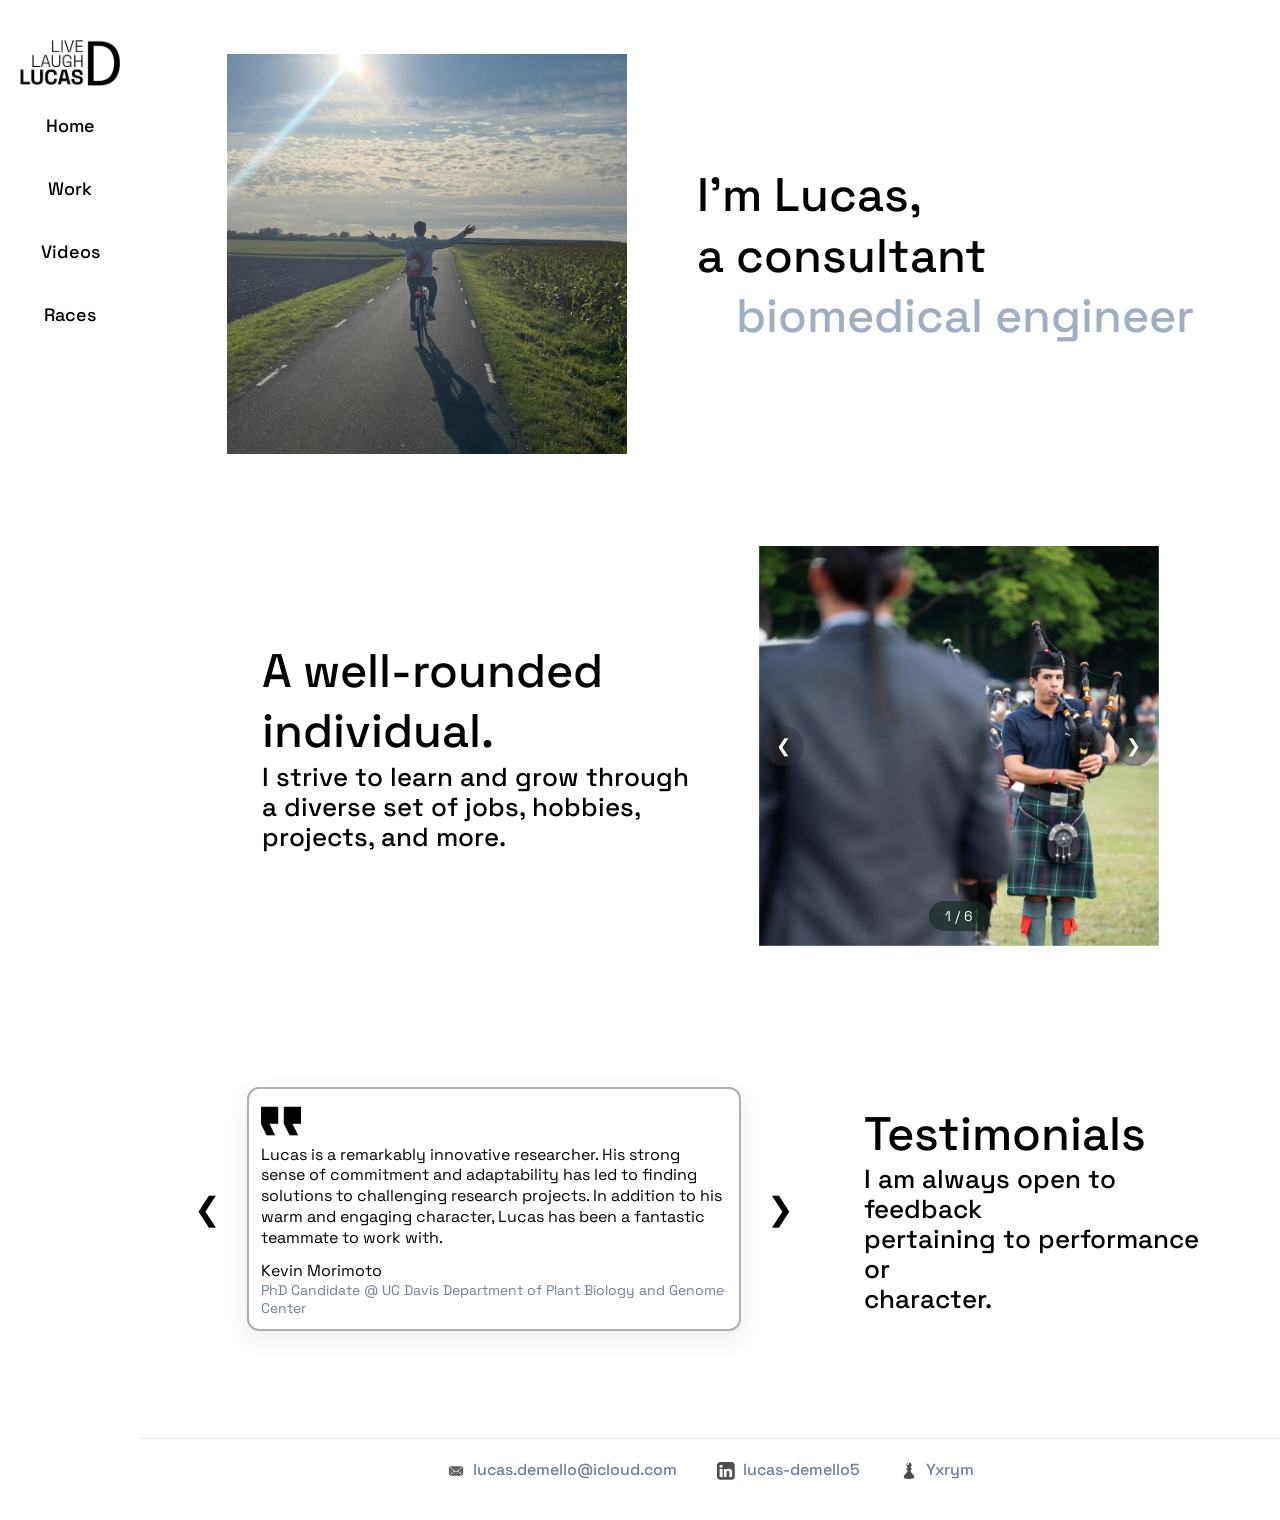
<file: index.html>
<!DOCTYPE html>
<html lang="en">

<head>
    <meta charset="UTF-8">
    <meta name="viewport" content="width=device-width, initial-scale=1.0">
    <title>Lucas DeMello - Home</title>
    
    <link rel="preconnect" href="https://fonts.googleapis.com">
    <link rel="preconnect" href="https://fonts.gstatic.com" crossorigin>
    <link href="https://fonts.googleapis.com/css2?family=Space+Grotesk:wght@500&display=swap" rel="stylesheet">

    <link rel="stylesheet" href="style.css">
</head>

<body>
    <div class="mobile-warning">
        <h1>Oops!</h1>
        <p>This portfolio is best viewed on a computer.</p>
        <p>Please switch to a desktop browser to explore.</p>
    </div>

    <div class="page-wrapper"> 

        <aside class="navbar"> 
            <div class="logo">
            </div>
            
            <nav class="menu" style="height: 100%; display: flex; flex-direction: column; padding-bottom: 20px;">
                <img src="assets/icons/logo.png" class="navbar-logo">
                <a href="index.html" class="navbar-button">Home</a>
                <a href="work.html" class="navbar-button">Work</a>
                <a href="videos.html" class="navbar-button">Videos</a>
                <a href="races.html" class="navbar-button">Races</a>
                
                <a href="graydon.html" class="secret-button" target="_blank">Graydon</a>
            </nav>
        </aside>

        <main class="page-content">
            <section class="home-master-frame">

                <div class="home-row first-row">
                    
                    <div class="intro-image-1">
                        <img src="assets/pictures/DelftBike.jpg" alt="Lucas DeMello" class="intro-pic-1" fetchpriority="high">
                    </div>

                    <div class="intro-text-1">
                        <h1>
                            I'm Lucas,<br>
                            <span style="display: inline-flex; align-items: flex-start;">
                                a&nbsp;
                                <div class="text-carousel-window" style="margin-left: 0px;">
                                    <ul class="text-carousel-track">
                                        <li class="text-carousel-item">consultant</li>
                                        <li class="text-carousel-item">biomedical engineer</li>
                                        <li class="text-carousel-item">trombonist</li>
                                        <li class="text-carousel-item">bagpiper</li>
                                        <li class="text-carousel-item">triathlete</li>
                                        <li class="text-carousel-item">runner</li>
                                        <li class="text-carousel-item">chess player</li>
                                        <li class="text-carousel-item">dog owner</li>
                                        <li class="text-carousel-item">dog-allergy sufferer</li>
                                    </ul>
                                </div>
                            </span>
                        </h1>
                    </div>

                </div>

                <div class="home-row second-row">

                    <div class="intro-text-1">
                        <h1>A well-rounded<br>individual.</h1>
                        <h2>I strive to learn and grow through<br>a diverse set of jobs, hobbies,<br>projects, and more.</h2>
                    </div>

                    <div class="intro-image-1 intro-pic-carousel-container">
                        
                        <img src="assets/pictures/scottishfestival1.webp" alt="Image 1" class="carousel-image active">
                        <img src="assets/pictures/swim1.webp" alt="Image 2" class="carousel-image">
                        <img src="assets/pictures/trombone1.webp" alt="Image 3" class="carousel-image">
                        <img src="assets/pictures/triathlonwin.webp" alt="Image 4" class="carousel-image">
                        <img src="assets/pictures/climbing.webp" alt="Image 5" class="carousel-image">
                        <img src="assets/pictures/marathon.webp" alt="Image 6" class="carousel-image">
                        
                        <button class="carousel-btn prev-btn">&#10094;</button>
                        <button class="carousel-btn next-btn">&#10095;</button>
                        
                        <div class="carousel-indicator">1 / 6</div>

                    </div>
                
                </div>

                <div class="home-row third-row">
                    <div class="testimonial-carousel-container">
                        
                        <button class="testi-btn testi-prev">&#10094;</button>

                        <div class="testimonial-content-wrapper">
                            
                            <!-- KEVIN MORIMOTO -->
                            <div class="testimonial-card active-testi">
                                <img src="assets/icons/quoteicon.png" alt="quote-icon" class="quote-icon">
                                <p class="testimonial-body">Lucas is a remarkably innovative researcher. His strong sense of commitment and adaptability has led to finding solutions to challenging research projects. In addition to his warm and engaging character, Lucas has been a fantastic teammate to work with.</p>
                                <p class="testimonial-name">Kevin Morimoto</p>
                                <p class="testimonial-occupation">PhD Candidate @ UC Davis Department of Plant Biology and Genome Center</p>
                            </div>

                            <!-- PHILLIP BYRNE -->
                            <div class="testimonial-card">
                                <img src="assets/icons/quoteicon.png" alt="quote-icon" class="quote-icon">
                                <p class="testimonial-body">Lucas has demonstrated a very proactive approach to his work in both what has been assigned and also actively seeking additional projects/scopes to be involved with, this has included areas outside of his background schooling where he has adapted well. An excellent Coop placement for Lucas, where his character and work ethic have been evident from the start.</p>
                                <p class="testimonial-name">Phillip Byrne, P. Eng.</p>
                                <p class="testimonial-occupation">Plant Engineer @ IKO Madoc</p>
                            </div>

                            <!-- STEFAN SANOW -->
                            <div class="testimonial-card">
                                <img src="assets/icons/quoteicon.png" alt="quote-icon" class="quote-icon">
                                <p class="testimonial-body">Lucas was able to adjust to a new environment quickly and showed initiative while progressing with his machine learning pipeline. He assessed the challenges involved in his work and demonstrated the ability to solve them efficiently, through both teamwork and independent work. He took advantage of the resources around him to ask questions, helping him learn and further develop his work. His communicative and inquisitive nature helps him easily integrate into any existing teams or workflows. Well done Lucas!</p>
                                <p class="testimonial-name">Dr. Stefan Sanow, PhD</p>
                                <p class="testimonial-occupation">Researcher @ The Brady Lab, UC Davis</p>
                            </div>

                            <!-- DOMENIC OPPEDISANO -->
                            <div class="testimonial-card">
                                <img src="assets/icons/quoteicon.png" alt="quote-icon" class="quote-icon">
                                <p class="testimonial-body">Lucas consistently exemplifies unwavering commitment to his training regimen, epitomizing a relentless pursuit of improvement. This is even more impressive given his young age. His recent marathon result of 3:50 stands as a testament to his dedication. With such a strong foundation, it's evident that Lucas is poised for continuous growth, ensuring that his journey toward excellence is far from reaching its zenith.</p>
                                <p class="testimonial-name">Domenic Oppedisano</p>
                                <p class="testimonial-occupation">CRO @ Ciot, Marathon and IM70.3 Finisher</p>
                            </div>

                            <!-- TAYLOR JOHNSTON -->
                            <div class="testimonial-card">
                                <img src="assets/icons/quoteicon.png" alt="quote-icon" class="quote-icon">
                                <p class="testimonial-body">Lucas is not only one of the most reliable students I’ve ever worked with, he is also exceptionally diligent. As his teacher, he is the kind of young person that is always years ahead of his peers and any environment, classroom or otherwise, is better for having him in it.</p>
                                <p class="testimonial-name">Taylor Johnston</p>
                                <p class="testimonial-occupation">Teacher @ St. Andrew's College</p>
                            </div>

                            <!-- HOSSEIN MOLAVI -->
                            <div class="testimonial-card">
                                <img src="assets/icons/quoteicon.png" alt="quote-icon" class="quote-icon">
                                <p class="testimonial-body">His aptitude for understanding and adapting to existing systems was truly commendable. Lucas didn't just implement the assigned tasks; he took the initiative to understand the broader context of the project, ensuring his contributions were well-integrated and optimized. This proactive approach was instrumental in the successful demonstration of the Order Tracking Project at the end of his internship.</p>
                                <p class="testimonial-name">Hossein Molavi</p>
                                <p class="testimonial-occupation">Firmware Engineering Co-op @ Wrmth</p>
                            </div>

                            <!-- SANDRA CRAIG -->
                            <div class="testimonial-card">
                                <img src="assets/icons/quoteicon.png" alt="quote-icon" class="quote-icon">
                                <p class="testimonial-body">I had Lucas work for me during the summer. He was a friendly & kind team member. He was approachable and personable with the many children and families he met while portraying a variety of heroic characters.</p>
                                <p class="testimonial-name">Sandra Craig</p>
                                <p class="testimonial-occupation">Owner @ Fairytale Parties</p>
                            </div>

                            <!-- BARBARA KAPLANEK -->
                            <div class="testimonial-card">
                                <img src="assets/icons/quoteicon.png" alt="quote-icon" class="quote-icon">
                                <p class="testimonial-body">Lucas is one of the most reliable team members I've ever had a pleasure to work with while managing the Kitchener Waterloo Youth Orchestra. Lucas is always on the top of assignments, very enthusiastic, communicative and caring for other teammates, ready to step up whenever needed. As an orchestra musician Lucas is consistently prepared to execute his parts with excellence, demonstrating his musicality, high work ethics and commitment. Thank you, Lucas!</p>
                                <p class="testimonial-name">Barbara Kaplanek</p>
                                <p class="testimonial-occupation">Kitchener-Waterloo Youth Orchestra Manager</p>
                            </div>

                            <!-- MINGYU LI -->
                            <div class="testimonial-card">
                                <img src="assets/icons/quoteicon.png" alt="quote-icon" class="quote-icon">
                                <p class="testimonial-body">Lucas is awesome to work with, he is a wonderful asset to our team. Additionally, he has extensive knowledge of Game of Thrones. Unlike Littlefinger, he has a bright future!</p>
                                <p class="testimonial-name">Mingyu Li</p>
                                <p class="testimonial-occupation">Mechanical Engineer @ OES</p>
                            </div>

                            <!-- GUIDO VINK -->
                            <div class="testimonial-card">
                                <img src="assets/icons/quoteicon.png" alt="quote-icon" class="quote-icon">
                                <p class="testimonial-body">Lucas heeft me positief verrast met de hoeveelheid Nederlands die hij in vijf maanden heeft weten op te pakken. Hij is in staat om een gesprek te voeren op beginnersniveau. Ik heb niet eerder een ander zo snel Nederlands zien oppakken. Dit laat zien dat Lucas doorzettings- en inzettingsvermogen heeft.</p>
                                <p class="testimonial-name">Guido Vink</p>
                                <p class="testimonial-occupation">Student @ TU Delft</p>
                            </div>

                            <!-- KEVIN WATSON -->
                            <div class="testimonial-card">
                                <img src="assets/icons/quoteicon.png" alt="quote-icon" class="quote-icon">
                                <p class="testimonial-body">Lucas’ enthusiasm and professionalism were a tremendous asset to our ensemble.</p>
                                <p class="testimonial-name">Dr. Kevin Watson, PhD</p>
                                <p class="testimonial-occupation">Associate Professor of Music Education @ Western & Director of the Western Jazz Ensemble</p>
                            </div>

                            <!-- PAUL ZHAO -->
                            <div class="testimonial-card">
                                <img src="assets/icons/quoteicon.png" alt="quote-icon" class="quote-icon">
                                <p class="testimonial-body">Lucas is more than a friend; hes a father figure. After heroically saving me from a rural Chinese orphanage he raised me while working a part time at NASA and studying advanced electrical engineering at Cambridge. Hes made me the doctor-president I am today and I wholeheartedly endorse him for any position.</p>
                                <p class="testimonial-name">Paul Zhao</p>
                                <p class="testimonial-occupation">Lucas' friend, Microsoft investor (owns 1.2e-7% of company) <br> Specialization in Politics, Philosophy and Economics + History Major @ Western</p>
                            </div>

                        </div>

                        <button class="testi-btn testi-next">&#10095;</button>

                    </div>
                    <div class="intro-text-1">
                        <h1>Testimonials</h1>
                        <h2>I am always open to feedback <br>pertaining to performance or <br>character.</h2>
                    </div>
                </div>
            </section>

            <footer class="site-footer">
                <div class="footer-links">
                    
                    <a href="mailto:lucas.demello@icloud.com" class="footer-link">
                        <img src="assets/icons/mailicon.webp" alt="Email" class="footer-icon">
                        lucas.demello@icloud.com
                    </a>
                    
                    <a href="https://www.linkedin.com/in/lucas-demello5/" target="_blank" class="footer-link">
                        <img src="assets/icons/linkedin.png" alt="LinkedIn" class="footer-icon">
                        lucas-demello5
                    </a>
                    
                    <a href="https://www.chess.com/member/yxrym" target="_blank" class="footer-link">
                        <img src="assets/icons/chessicongreen.png" alt="Chess" class="footer-icon filter-black">
                        Yxrym
                    </a>

                </div>
            </footer>
        </main>

    </div>

    <script src="app.js"></script>
</body>
</html>
</file>
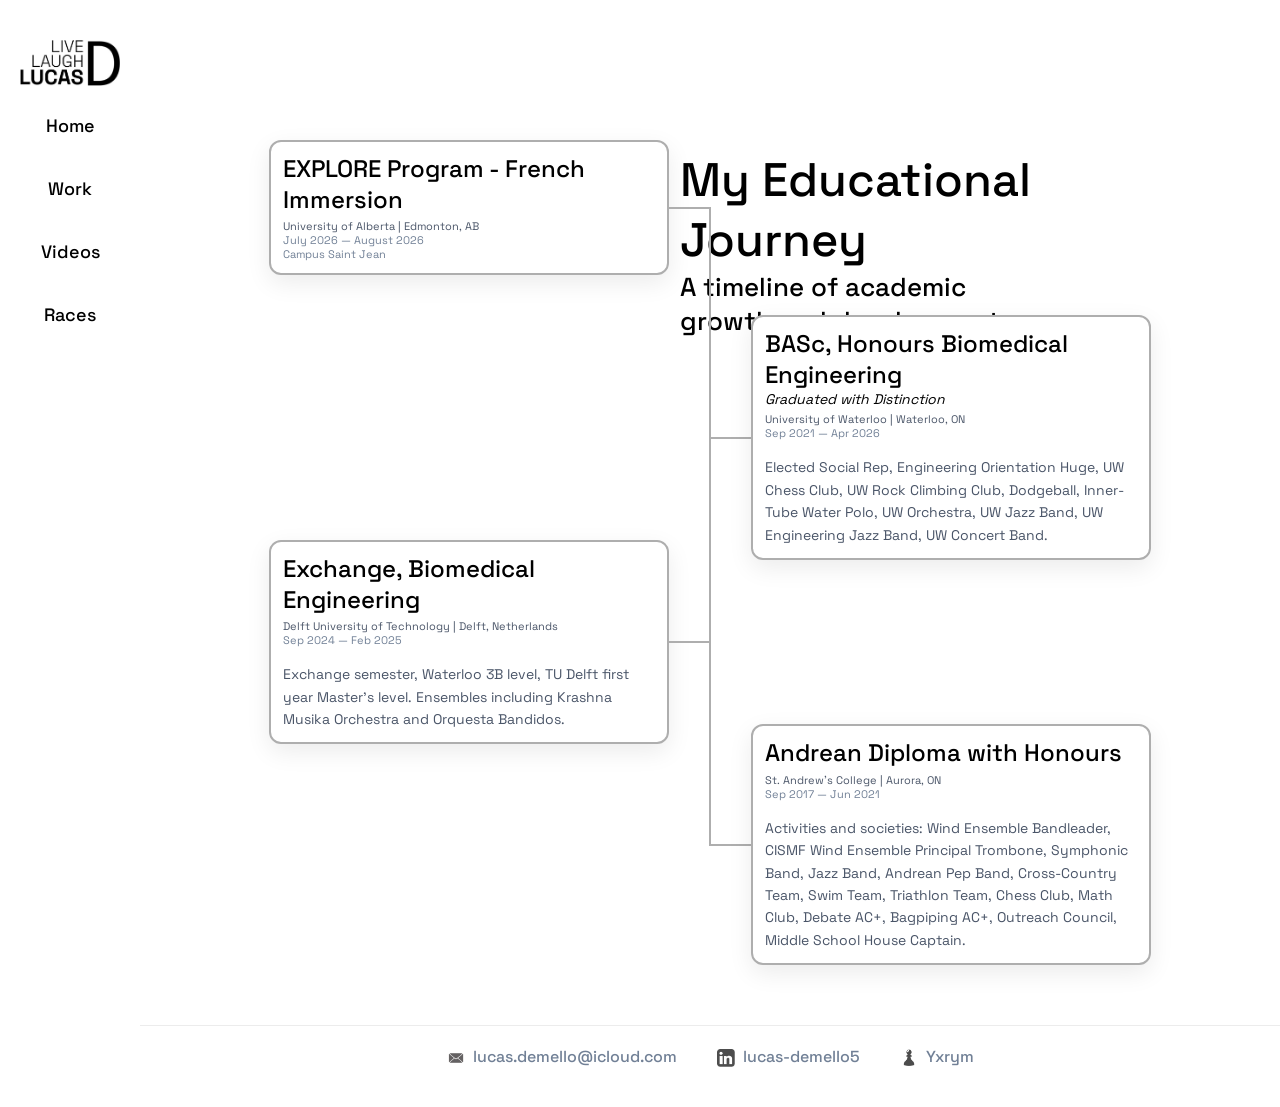
<file: education.html>
<!DOCTYPE html>
<html lang="en">

<head>
    <meta charset="UTF-8">
    <meta name="viewport" content="width=device-width, initial-scale=1.0">
    <title>Lucas DeMello - Education</title>
    
    <link rel="preconnect" href="https://fonts.googleapis.com">
    <link rel="preconnect" href="https://fonts.gstatic.com" crossorigin>
    <link href="https://fonts.googleapis.com/css2?family=Space+Grotesk:wght@500&display=swap" rel="stylesheet">

    <link rel="stylesheet" href="style.css">
</head>

<body>

    <div class="page-wrapper"> 

        <aside class="navbar"> 
            <div class="logo">
            </div>
            
            <nav class="menu" style="height: 100%; display: flex; flex-direction: column; padding-bottom: 20px;">
                <img src="assets/icons/logo.png" class="navbar-logo">
                <a href="index.html" class="navbar-button">Home</a>
                <a href="work.html" class="navbar-button">Work</a>
                <a href="videos.html" class="navbar-button">Videos</a>
                <a href="races.html" class="navbar-button">Races</a>
                
                <a href="graydon.html" class="secret-button" target="_blank">Graydon</a>
            </nav>
        </aside>

        <main class="page-content">
            <section class="education-master-frame">

                <div class="education-master-row">
                    
                    <div class="education-title-col">
                        <h1>My Educational<br>Journey</h1>
                        <h2>A timeline of academic<br>growth and development.</h2>
                    </div>

                    <div class="education-timeline-col">
                        
                        <!-- Node 1: EXPLORE Program -->
                        <div class="timeline-row">
                            <div class="timeline-box left-box">
                                <div class="edu-card">
                                    <div class="edu-text-stack">
                                        <h2 class="edu-title">EXPLORE Program - French Immersion</h2>
                                        <p class="edu-subtitle">University of Alberta | Edmonton, AB</p>
                                        <p class="edu-dates">July 2026 — August 2026</p>
                                        <p class="edu-optional">Campus Saint Jean</p>
                                    </div>
                                </div>
                                <div class="h-line"></div>
                            </div>
                            
                            <div class="timeline-center">
                                <div class="v-line"></div>
                            </div>

                            <div class="timeline-empty"></div>
                        </div>

                        <!-- Node 2: University of Waterloo -->
                        <div class="timeline-row">
                            <div class="timeline-empty"></div>

                            <div class="timeline-center">
                                <div class="v-line"></div>
                            </div>

                            <div class="timeline-box right-box">
                                <div class="h-line"></div>
                                <div class="edu-card">
                                    <div class="edu-text-stack">
                                        <h2 class="edu-title">BASc, Honours Biomedical Engineering</h2>
                                        <p class="edu-honors">Graduated with Distinction</p>
                                        <p class="edu-subtitle">University of Waterloo | Waterloo, ON</p>
                                        <p class="edu-dates">Sep 2021 — Apr 2026</p>
                                        <p class="edu-description">Elected Social Rep, Engineering Orientation Huge, UW Chess Club, 
                                            UW Rock Climbing Club, 
                                            Dodgeball, Inner-Tube Water Polo, UW Orchestra, UW Jazz Band, 
                                            UW Engineering Jazz Band, UW Concert Band.</p>
                                    </div>
                                </div>
                            </div>
                        </div>

                        <!-- Node 3: TU Delft -->
                        <div class="timeline-row">
                            <div class="timeline-box left-box">
                                <div class="edu-card">
                                    <div class="edu-text-stack">
                                        <h2 class="edu-title">Exchange, Biomedical Engineering</h2>
                                        <p class="edu-subtitle">Delft University of Technology | Delft, Netherlands</p>
                                        <p class="edu-dates">Sep 2024 — Feb 2025</p>
                                        <p class="edu-description">Exchange semester, Waterloo 3B level, TU Delft first year Master's level. 
                                            Ensembles including Krashna Musika Orchestra and Orquesta Bandidos.</p>
                                    </div>
                                </div>
                                <div class="h-line"></div>
                            </div>
                            
                            <div class="timeline-center">
                                <div class="v-line"></div>
                            </div>

                            <div class="timeline-empty"></div>
                        </div>

                        <!-- Node 4: St. Andrew's College -->
                        <div class="timeline-row">
                            <div class="timeline-empty"></div>
                            
                            <div class="timeline-center">
                                <div class="v-line"></div>
                            </div>
                            
                            <div class="timeline-box right-box">
                                <div class="h-line"></div>
                                <div class="edu-card">
                                    <div class="edu-text-stack">
                                        <h2 class="edu-title">Andrean Diploma with Honours</h2>
                                        <p class="edu-subtitle">St. Andrew's College | Aurora, ON</p>
                                        <p class="edu-dates">Sep 2017 — Jun 2021</p>
                                        <p class="edu-description">Activities and societies: Wind Ensemble Bandleader, CISMF Wind Ensemble Principal Trombone, Symphonic Band, Jazz Band, Andrean Pep Band, Cross-Country Team, Swim Team, Triathlon Team, Chess Club, Math Club, Debate AC+, Bagpiping AC+, Outreach Council, Middle School House Captain.</p> 
                                    </div>
                                </div>
                            </div>
                        </div>

                    </div>
                </div>
            </section>

            <footer class="site-footer">
                <div class="footer-links">
                    
                    <a href="mailto:lucas.demello@icloud.com" class="footer-link">
                        <img src="assets/icons/mailicon.webp" alt="Email" class="footer-icon">
                        lucas.demello@icloud.com
                    </a>
                    
                    <a href="https://www.linkedin.com/in/lucas-demello5/" target="_blank" class="footer-link">
                        <img src="assets/icons/linkedin.png" alt="LinkedIn" class="footer-icon">
                        lucas-demello5
                    </a>
                    
                    <a href="https://www.chess.com/member/yxrym" target="_blank" class="footer-link">
                        <img src="assets/icons/chessicongreen.png" alt="Chess" class="footer-icon filter-black">
                        Yxrym
                    </a>

                </div>
            </footer>
        </main>

    </div>

    <script src="app.js"></script>
</body>
</html>
</file>
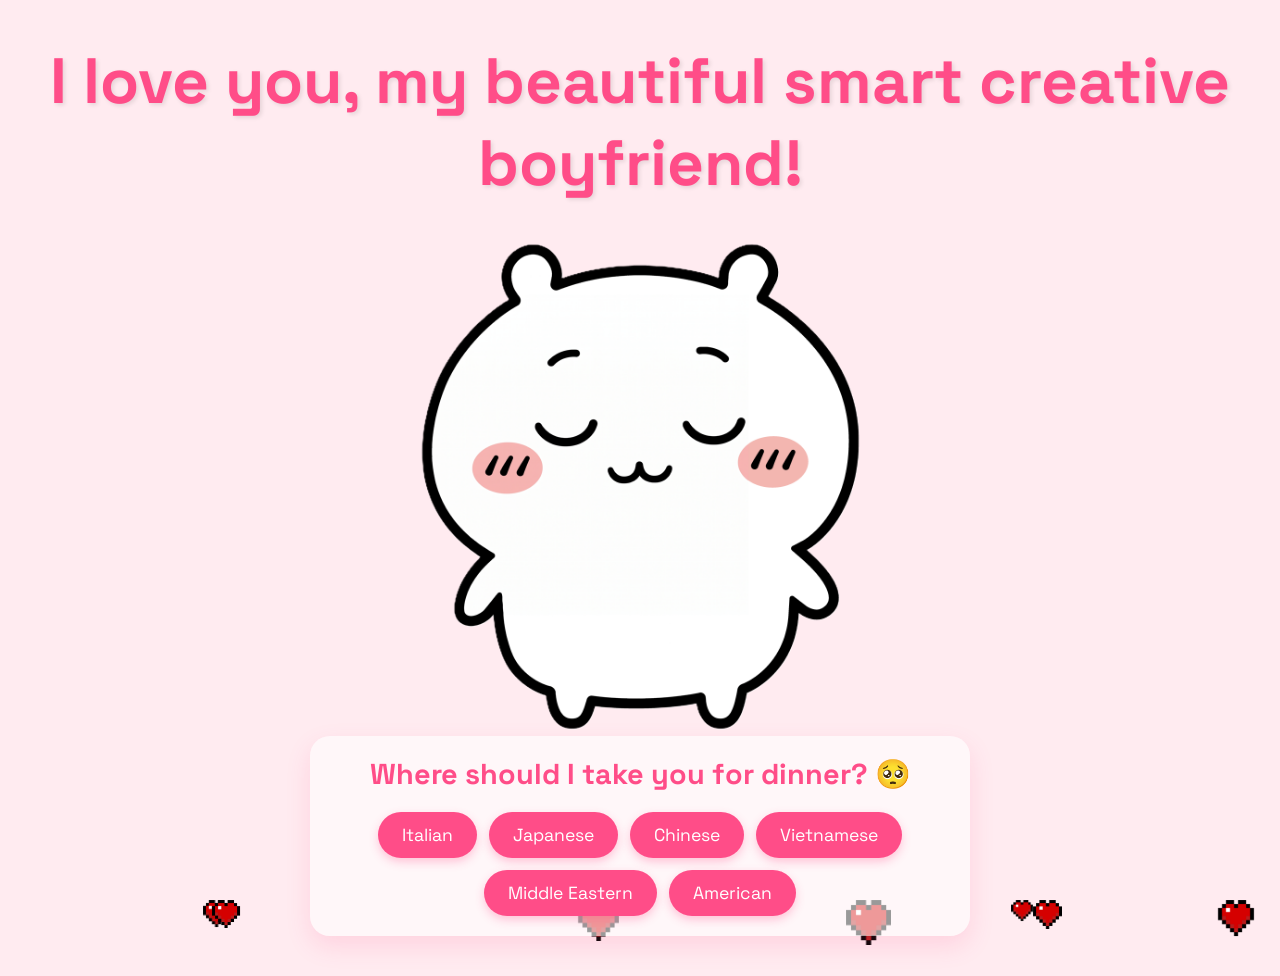
<file: graydon.html>
<!DOCTYPE html>
<html lang="en">
<head>
    <meta charset="UTF-8">
    <meta name="viewport" content="width=device-width, initial-scale=1.0">
    <title>For Graydon</title>
    
    <link rel="preconnect" href="https://fonts.googleapis.com">
    <link rel="preconnect" href="https://fonts.gstatic.com" crossorigin>
    <link href="https://fonts.googleapis.com/css2?family=Space+Grotesk:wght@500&display=swap" rel="stylesheet">
    
    <link rel="stylesheet" href="style.css">
</head>
<body class="graydon-body">

    <h1 class="graydon-title">I love you, my beautiful smart creative boyfriend!</h1>
    
    <img src="assets/pictures/chiikawa_eyes_closed.png" alt="Chiikawa" class="chiikawa-img">


    <form name="date-decision" data-netlify="true" hidden>
        <input type="text" name="dinner" />
        <input type="text" name="bubble_tea" />
        <input type="text" name="gifts" />
    </form>

    <div class="date-planner" id="planner-container">
        
        <div id="q1-dinner" class="planner-step">
            <h2>Where should I take you for dinner? 🥺</h2>
            <div class="date-options">
                <button class="date-btn dinner-btn" data-choice="Italian">Italian</button>
                <button class="date-btn dinner-btn" data-choice="Japanese">Japanese</button>
                <button class="date-btn dinner-btn" data-choice="Chinese">Chinese</button>
                <button class="date-btn dinner-btn" data-choice="Vietnamese">Vietnamese</button>
                <button class="date-btn dinner-btn" data-choice="Middle Eastern">Middle Eastern</button>
                <button class="date-btn dinner-btn" data-choice="American">American</button>
            </div>
        </div>

        <div id="q2-boba" class="planner-step" style="display: none;">
            <h2>Do you want bubble tea? 🧋</h2>
            <div class="date-options">
                <button class="date-btn boba-btn" data-choice="No bubble tea">No bubble tea</button>
                <button class="date-btn boba-btn" data-choice="Bubble tea before">Bubble tea before</button>
                <button class="date-btn boba-btn" data-choice="Bubble tea after">Bubble tea after</button>
            </div>
        </div>

        <div id="q3-gifts" class="planner-step" style="display: none;">
            <h2>Select your parting gift: 🎁</h2>
            <div class="checkbox-group">
                <label class="gift-label"><input type="checkbox" class="gift-checkbox" value="A kiss 😘"> A kiss 😘</label>
                <label class="gift-label"><input type="checkbox" class="gift-checkbox" value="A hug 🤗"> A hug 🤗</label>
                <label class="gift-label"><input type="checkbox" class="gift-checkbox" value="An I love you ❤️"> An I love you ❤️</label>
            </div>
            <button id="final-submit" class="date-btn submit-btn" disabled>Submit Date Plan! 💌</button>
        </div>

        <div id="final-message" class="planner-step" style="display: none;">
            <h2 id="confirmation-text">Yay! I can't wait! 🥰</h2>
        </div>

    </div>

    <script src="app.js"></script>
</body>
</html>
</file>
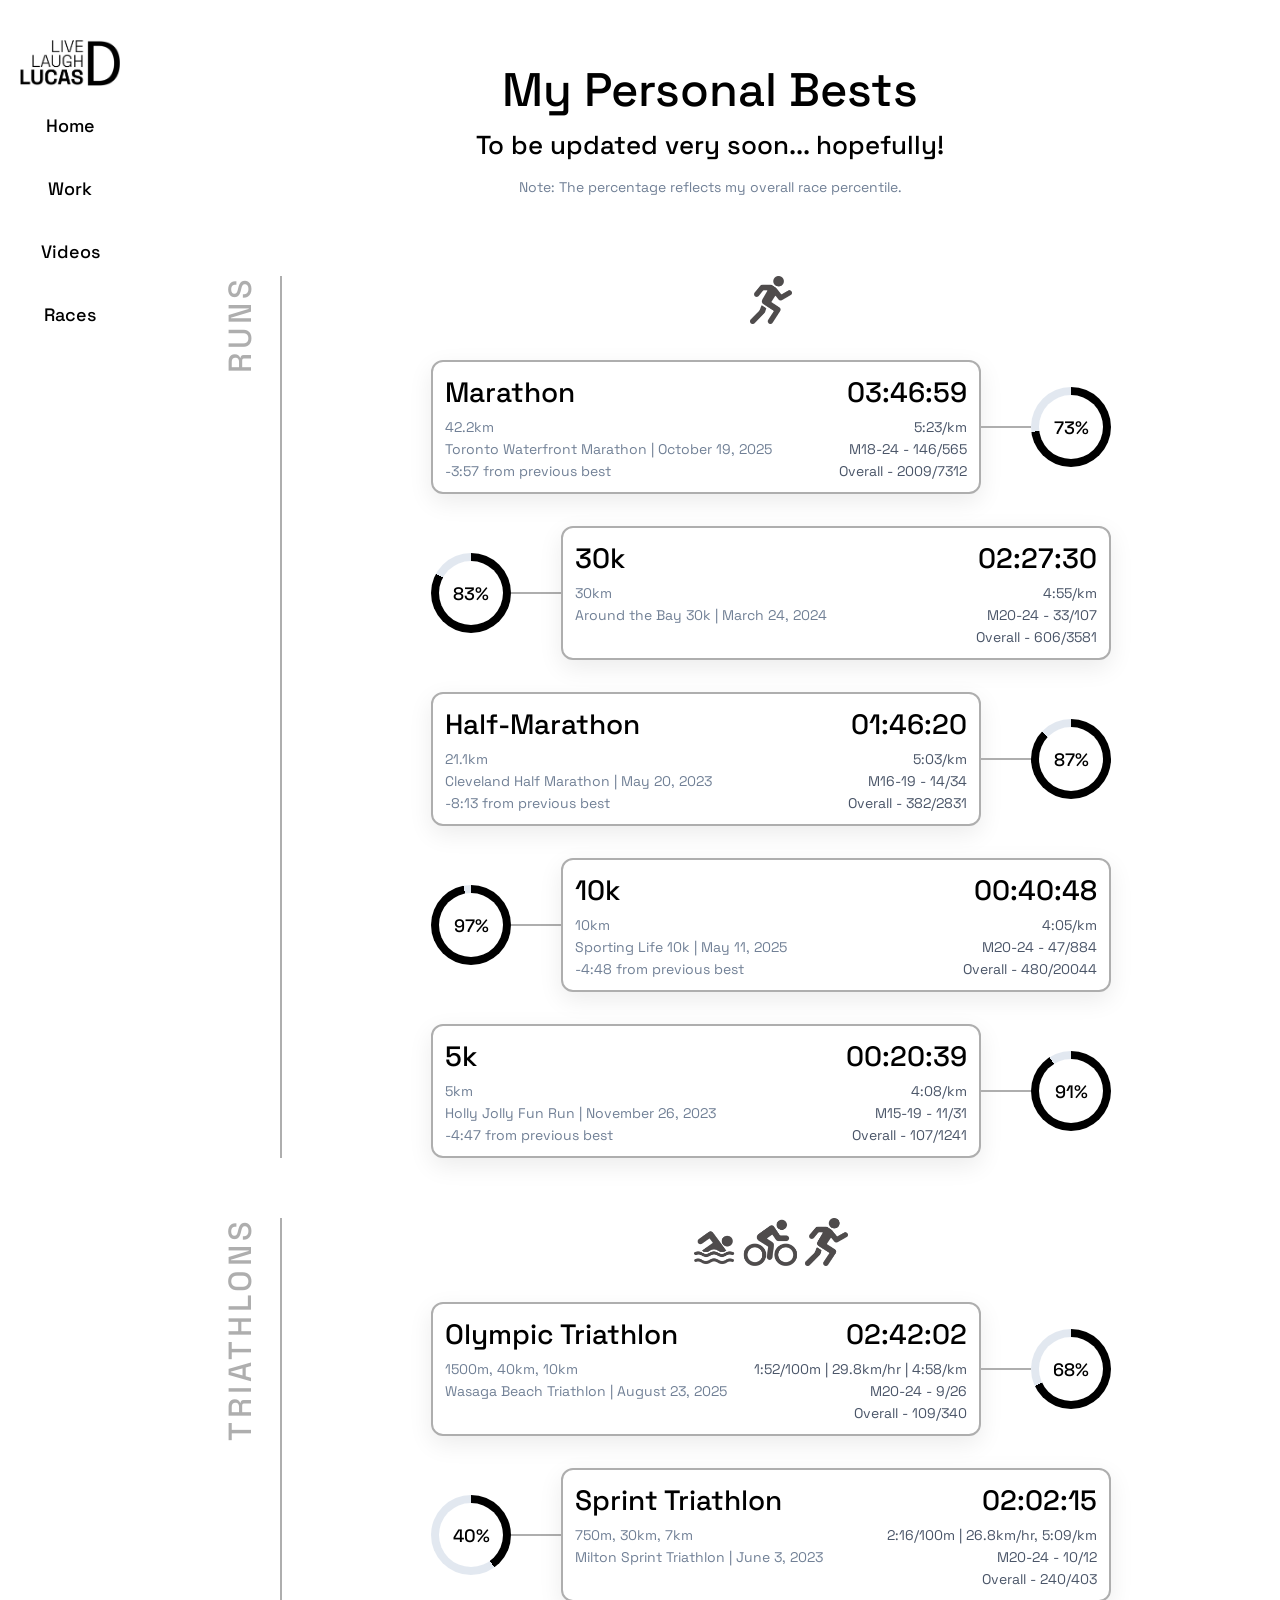
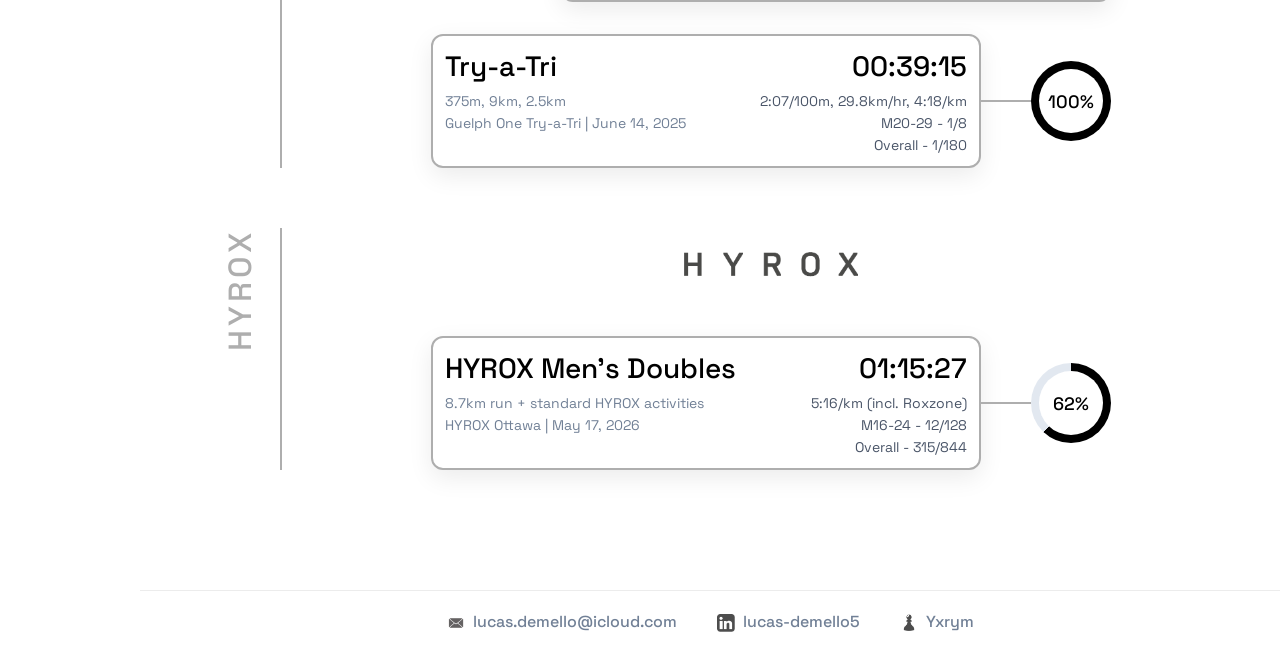
<file: races.html>
<!DOCTYPE html>
<html lang="en">

<head>
    <meta charset="UTF-8">
    <meta name="viewport" content="width=device-width, initial-scale=1.0">
    <title>Lucas DeMello - Races</title>
    
    <link rel="preconnect" href="https://fonts.googleapis.com">
    <link rel="preconnect" href="https://fonts.gstatic.com" crossorigin>
    <link href="https://fonts.googleapis.com/css2?family=Space+Grotesk:wght@500&display=swap" rel="stylesheet">

    <link rel="stylesheet" href="style.css">
</head>

<body>

    <div class="page-wrapper"> 

        <aside class="navbar"> 
            <div class="logo">
            </div>
            
            <nav class="menu" style="height: 100%; display: flex; flex-direction: column; padding-bottom: 20px;">
                <img src="assets/icons/logo.png" class="navbar-logo">
                <a href="index.html" class="navbar-button">Home</a>
                <a href="work.html" class="navbar-button">Work</a>
                <a href="videos.html" class="navbar-button">Videos</a>
                <a href="races.html" class="navbar-button">Races</a>
                
                <a href="graydon.html" class="secret-button" target="_blank">Graydon</a>
            </nav>
        </aside>

        <main class="page-content">
            <section class="races-master-frame">

                <!-- Header Section -->
                <div class="races-header">
                    <h1>My Personal Bests</h1>
                    <h2>To be updated very soon... hopefully!</h2>
                    <p class="races-note">Note: The percentage reflects my overall race percentile.</p>
                </div>

                <!-- Event Category 1: Runs -->
                <div class="race-category-container">
                    
                    <div class="race-left-col">
                        <div class="race-vertical-wrapper">
                            <h3 class="race-vertical-text">Runs</h3>
                        </div>
                        <div class="race-v-line"></div>
                    </div>

                    <div class="race-right-col">
                        <div class="race-icon-row">
                            <img src="assets/icons/runnericon.png" alt="Running Icon" class="race-icon">
                        </div>
                        
                        <div class="race-card-row">
                            
                            <!-- ROW 1 -->
                            <div class="race-data-row">
                                <div class="race-card">
                                    <div class="race-card-left">
                                        <h3 class="race-name">Marathon</h3>
                                        <p class="race-detail">42.2km</p>
                                        <p class="race-detail">Toronto Waterfront Marathon | October 19, 2025</p>
                                        <p class="race-detail">-3:57 from previous best</p>
                                    </div>
                                    <div class="race-card-right">
                                        <h3 class="race-time">03:46:59</h3>
                                        <p class="race-stat">5:23/km</p>
                                        <p class="race-stat">M18-24 - 146/565</p>
                                        <p class="race-stat">Overall - 2009/7312</p>
                                    </div>
                                </div>
                                <div class="race-connector-line"></div>
                                <div class="race-progress-ring" style="background: conic-gradient(#000000 0% 73%, #E2E8F0 73% 100%);">
                                    <div class="race-progress-inner">73%</div>
                                </div>
                            </div>

                            <!-- ROW 2 -->
                            <div class="race-data-row">
                                <div class="race-card">
                                    <div class="race-card-left">
                                        <h3 class="race-name">30k</h3>
                                        <p class="race-detail">30km</p>
                                        <p class="race-detail">Around the Bay 30k | March 24, 2024</p>
                                    </div>
                                    <div class="race-card-right">
                                        <h3 class="race-time">02:27:30</h3>
                                        <p class="race-stat">4:55/km</p>
                                        <p class="race-stat">M20-24 - 33/107</p>
                                        <p class="race-stat">Overall - 606/3581</p>
                                    </div>
                                </div>
                                <div class="race-connector-line"></div>
                                <div class="race-progress-ring" style="background: conic-gradient(#000000 0% 83%, #E2E8F0 83% 100%);">
                                    <div class="race-progress-inner">83%</div>
                                </div>
                            </div>

                            <!-- ROW 3 -->
                            <div class="race-data-row">
                                <div class="race-card">
                                    <div class="race-card-left">
                                        <h3 class="race-name">Half-Marathon</h3>
                                        <p class="race-detail">21.1km</p>
                                        <p class="race-detail">Cleveland Half Marathon | May 20, 2023</p>
                                        <p class="race-detail">-8:13 from previous best</p>
                                    </div>
                                    <div class="race-card-right">
                                        <h3 class="race-time">01:46:20</h3>
                                        <p class="race-stat">5:03/km</p>
                                        <p class="race-stat">M16-19 - 14/34</p>
                                        <p class="race-stat">Overall - 382/2831</p>
                                    </div>
                                </div>
                                <div class="race-connector-line"></div>
                                <div class="race-progress-ring" style="background: conic-gradient(#000000 0% 87%, #E2E8F0 87% 100%);">
                                    <div class="race-progress-inner">87%</div>
                                </div>
                            </div>

                            <!-- ROW 4 -->
                            <div class="race-data-row">
                                <div class="race-card">
                                    <div class="race-card-left">
                                        <h3 class="race-name">10k</h3>
                                        <p class="race-detail">10km</p>
                                        <p class="race-detail">Sporting Life 10k | May 11, 2025</p>
                                        <p class="race-detail">-4:48 from previous best</p>
                                    </div>
                                    <div class="race-card-right">
                                        <h3 class="race-time">00:40:48</h3>
                                        <p class="race-stat">4:05/km</p>
                                        <p class="race-stat">M20-24 - 47/884</p>
                                        <p class="race-stat">Overall - 480/20044</p>
                                    </div>
                                </div>
                                <div class="race-connector-line"></div>
                                <div class="race-progress-ring" style="background: conic-gradient(#000000 0% 97%, #E2E8F0 97% 100%);">
                                    <div class="race-progress-inner">97%</div>
                                </div>
                            </div>

                            <!-- ROW 5 -->
                            <div class="race-data-row">
                                <div class="race-card">
                                    <div class="race-card-left">
                                        <h3 class="race-name">5k</h3>
                                        <p class="race-detail">5km</p>
                                        <p class="race-detail">Holly Jolly Fun Run | November 26, 2023</p>
                                        <p class="race-detail">-4:47 from previous best</p>
                                    </div>
                                    <div class="race-card-right">
                                        <h3 class="race-time">00:20:39</h3>
                                        <p class="race-stat">4:08/km</p>
                                        <p class="race-stat">M15-19 - 11/31</p>
                                        <p class="race-stat">Overall - 107/1241</p>
                                    </div>
                                </div>
                                <div class="race-connector-line"></div>
                                <div class="race-progress-ring" style="background: conic-gradient(#000000 0% 91%, #E2E8F0 91% 100%);">
                                    <div class="race-progress-inner">91%</div>
                                </div>
                            </div>

                        </div>
                    </div>
                </div>

                <!-- Event Category 2: Triathlons -->
                <div class="race-category-container">
                    
                    <div class="race-left-col">
                        <div class="race-vertical-wrapper">
                            <h3 class="race-vertical-text">Triathlons</h3>
                        </div>
                        <div class="race-v-line"></div>
                    </div>

                    <div class="race-right-col">
                        <div class="race-icon-row">
                            <img src="assets/icons/triathlonicon.png" alt="Triathlon Icon" class="triathlon-icon">
                        </div>
                        
                        <div class="race-card-row">
                            
                            <!-- ROW 1 -->
                            <div class="race-data-row">
                                <div class="race-card">
                                    <div class="race-card-left">
                                        <h3 class="race-name">Olympic Triathlon</h3>
                                        <p class="race-detail">1500m, 40km, 10km</p>
                                        <p class="race-detail">Wasaga Beach Triathlon | August 23, 2025</p>
                                    </div>
                                    <div class="race-card-right">
                                        <h3 class="race-time">02:42:02</h3>
                                        <p class="race-stat">1:52/100m | 29.8km/hr | 4:58/km</p>
                                        <p class="race-stat">M20-24 - 9/26</p>
                                        <p class="race-stat">Overall - 109/340</p>
                                    </div>
                                </div>
                                <div class="race-connector-line"></div>
                                <div class="race-progress-ring" style="background: conic-gradient(#000000 0% 68%, #E2E8F0 68% 100%);">
                                    <div class="race-progress-inner">68%</div>
                                </div>
                            </div>

                            <!-- ROW 2 -->
                            <div class="race-data-row">
                                <div class="race-card">
                                    <div class="race-card-left">
                                        <h3 class="race-name">Sprint Triathlon</h3>
                                        <p class="race-detail">750m, 30km, 7km</p>
                                        <p class="race-detail">Milton Sprint Triathlon | June 3, 2023</p>
                                    </div>
                                    <div class="race-card-right">
                                        <h3 class="race-time">02:02:15</h3>
                                        <p class="race-stat">2:16/100m | 26.8km/hr, 5:09/km</p>
                                        <p class="race-stat">M20-24 - 10/12</p>
                                        <p class="race-stat">Overall - 240/403</p>
                                    </div>
                                </div>
                                <div class="race-connector-line"></div>
                                <div class="race-progress-ring" style="background: conic-gradient(#000000 0% 40%, #E2E8F0 40% 100%);">
                                    <div class="race-progress-inner">40%</div>
                                </div>
                            </div>

                            <!-- ROW 3 -->
                            <div class="race-data-row">
                                <div class="race-card">
                                    <div class="race-card-left">
                                        <h3 class="race-name">Try-a-Tri</h3>
                                        <p class="race-detail">375m, 9km, 2.5km</p>
                                        <p class="race-detail">Guelph One Try-a-Tri | June 14, 2025</p>
                                    </div>
                                    <div class="race-card-right">
                                        <h3 class="race-time">00:39:15</h3>
                                        <p class="race-stat">2:07/100m, 29.8km/hr, 4:18/km</p>
                                        <p class="race-stat">M20-29 - 1/8</p>
                                        <p class="race-stat">Overall - 1/180</p>
                                    </div>
                                </div>
                                <div class="race-connector-line"></div>
                                <div class="race-progress-ring" style="background: conic-gradient(#000000 0% 100%, #E2E8F0 100% 100%);">
                                    <div class="race-progress-inner">100%</div>
                                </div>
                            </div>

                        </div>
                    </div>
                </div>

                <!-- Event Category 3: HYROX -->
                <div class="race-category-container">
                    
                    <div class="race-left-col">
                        <div class="race-vertical-wrapper">
                            <h3 class="race-vertical-text">HYROX</h3>
                        </div>
                        <div class="race-v-line"></div>
                    </div>

                    <div class="race-right-col">
                        <div class="race-icon-row">
                            <img src="assets/icons/hyroxicon.png" alt="HYROX Icon" class="hyrox-icon">
                        </div>
                        
                        <div class="race-card-row">
                            
                            <!-- ROW 1 -->
                            <div class="race-data-row">
                                <div class="race-card">
                                    <div class="race-card-left">
                                        <h3 class="race-name">HYROX Men's Doubles</h3>
                                        <p class="race-detail">8.7km run + standard HYROX activities</p>
                                        <p class="race-detail">HYROX Ottawa | May 17, 2026</p>
                                    </div>
                                    <div class="race-card-right">
                                        <h3 class="race-time">01:15:27</h3>
                                        <p class="race-stat">5:16/km (incl. Roxzone)</p>
                                        <p class="race-stat">M16-24 - 12/128</p>
                                        <p class="race-stat">Overall - 315/844</p>
                                    </div>
                                </div>
                                <div class="race-connector-line"></div>
                                <div class="race-progress-ring" style="background: conic-gradient(#000000 0% 62%, #E2E8F0 62% 100%);">
                                    <div class="race-progress-inner">62%</div>
                                </div>
                            </div>

                        </div>
                    </div>
                </div>

            </section>

            <footer class="site-footer">
                <div class="footer-links">
                    
                    <a href="mailto:lucas.demello@icloud.com" class="footer-link">
                        <img src="assets/icons/mailicon.webp" alt="Email" class="footer-icon">
                        lucas.demello@icloud.com
                    </a>
                    
                    <a href="https://www.linkedin.com/in/lucas-demello5/" target="_blank" class="footer-link">
                        <img src="assets/icons/linkedin.png" alt="LinkedIn" class="footer-icon">
                        lucas-demello5
                    </a>
                    
                    <a href="https://www.chess.com/member/yxrym" target="_blank" class="footer-link">
                        <img src="assets/icons/chessicongreen.png" alt="Chess" class="footer-icon filter-black">
                        Yxrym
                    </a>

                </div>
            </footer>
        </main>

    </div>

    <script src="app.js"></script>
</body>
</html>
</file>
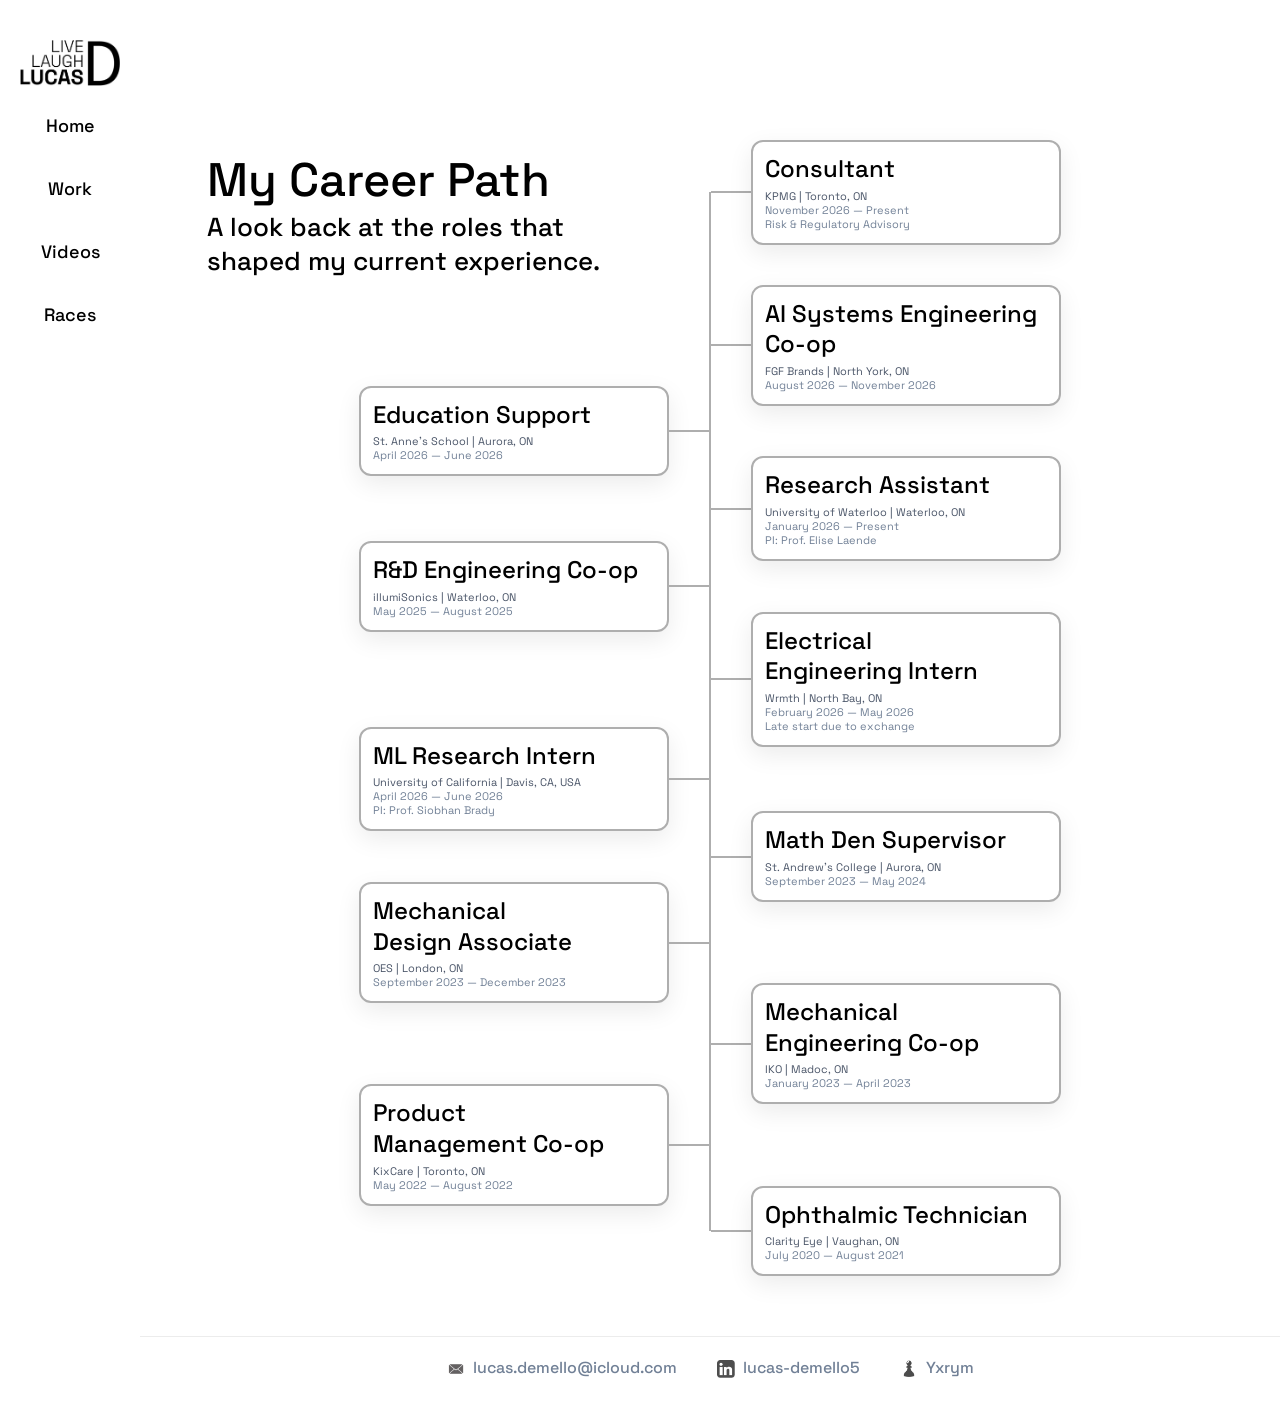
<file: work.html>
<!DOCTYPE html>
<html lang="en">

<head>
    <meta charset="UTF-8">
    <meta name="viewport" content="width=device-width, initial-scale=1.0">
    <title>Lucas DeMello - Work</title>
    
    <link rel="preconnect" href="https://fonts.googleapis.com">
    <link rel="preconnect" href="https://fonts.gstatic.com" crossorigin>
    <link href="https://fonts.googleapis.com/css2?family=Space+Grotesk:wght@500&display=swap" rel="stylesheet">

    <link rel="stylesheet" href="style.css">
</head>

<body>

    <div class="page-wrapper"> 

        <aside class="navbar"> 
            <div class="logo">
            </div>
            
            <nav class="menu" style="height: 100%; display: flex; flex-direction: column; padding-bottom: 20px;">
                <img src="assets/icons/logo.png" class="navbar-logo">
                <a href="index.html" class="navbar-button">Home</a>
                <a href="work.html" class="navbar-button">Work</a>
                <a href="videos.html" class="navbar-button">Videos</a>
                <a href="races.html" class="navbar-button">Races</a>
                
                <a href="graydon.html" class="secret-button" target="_blank">Graydon</a>
            </nav>
        </aside>

        <main class="page-content">
            <section class="work-master-frame">

                <div class="work-master-row">
                    
                    <div class="work-title-col">
                        <h1>My Career Path</h1>
                        <h2>A look back at the roles that<br>shaped my current experience.</h2>
                    </div>

                    <div class="work-timeline-col">
                        
                        <!-- 1. RIGHT -->
                        <div class="timeline-row">
                            <div class="timeline-empty"></div>

                            <div class="timeline-center">
                                <div class="v-line"></div>
                            </div>

                            <div class="timeline-box right-box">
                                <div class="h-line"></div>
                                <div class="job-card">
                                    <div class="job-text-stack">
                                        <h2 class="job-title">Consultant</h2>
                                        <p class="job-subtitle">KPMG | Toronto, ON</p>
                                        <p class="job-dates">November 2026 — Present</p>
                                        <p class="job-optional">Risk & Regulatory Advisory</p>
                                    </div>
                                </div>
                            </div>
                        </div>

                        <!-- 2. RIGHT -->
                        <div class="timeline-row">
                            <div class="timeline-empty"></div>

                            <div class="timeline-center">
                                <div class="v-line"></div>
                            </div>

                            <div class="timeline-box right-box">
                                <div class="h-line"></div>
                                <div class="job-card">
                                    <div class="job-text-stack">
                                        <h2 class="job-title">AI Systems Engineering Co-op</h2>
                                        <p class="job-subtitle">FGF Brands | North York, ON</p>
                                        <p class="job-dates">August 2026 — November 2026</p>
                                    </div>
                                </div>
                            </div>
                        </div>

                        <!-- 3. LEFT -->
                        <div class="timeline-row">
                            <div class="timeline-box left-box">
                                <div class="job-card">
                                    <div class="job-text-stack">
                                        <h2 class="job-title">Education Support</h2>
                                        <p class="job-subtitle">St. Anne's School | Aurora, ON</p>
                                        <p class="job-dates">April 2026 — June 2026</p>
                                        <!--<p class="job-optional">Supervising Professor: Dr. Sarah Jenkins</p> -->
                                    </div>
                                </div>
                                <div class="h-line"></div>
                            </div>

                            <div class="timeline-center">
                                <div class="v-line"></div>
                            </div>

                            <div class="timeline-empty"></div>
                        </div>

                        <!-- 4. RIGHT -->
                        <div class="timeline-row">
                            <div class="timeline-empty"></div>

                            <div class="timeline-center">
                                <div class="v-line"></div>
                            </div>

                            <div class="timeline-box right-box">
                                <div class="h-line"></div>
                                <div class="job-card">
                                    <div class="job-text-stack">
                                        <h2 class="job-title">Research Assistant</h2>
                                        <p class="job-subtitle">University of Waterloo | Waterloo, ON</p>
                                        <p class="job-dates">January 2026 — Present</p>
                                        <p class="job-optional">PI: Prof. Elise Laende</p>
                                    </div>
                                </div>
                            </div>
                        </div>

                        <!-- 5. LEFT -->
                        <div class="timeline-row">
                            <div class="timeline-box left-box">
                                <div class="job-card">
                                    <div class="job-text-stack">
                                        <h2 class="job-title">R&D Engineering Co-op</h2>
                                        <p class="job-subtitle">illumiSonics | Waterloo, ON</p>
                                        <p class="job-dates">May 2025 — August 2025</p>
                                        <!--<p class="job-optional">Supervising Professor: Dr. Sarah Jenkins</p> -->
                                    </div>
                                </div>
                                <div class="h-line"></div>
                            </div>

                            <div class="timeline-center">
                                <div class="v-line"></div>
                            </div>

                            <div class="timeline-empty"></div>
                        </div>

                        <!-- 6. RIGHT -->
                        <div class="timeline-row">
                            <div class="timeline-empty"></div>

                            <div class="timeline-center">
                                <div class="v-line"></div>
                            </div>

                            <div class="timeline-box right-box">
                                <div class="h-line"></div>
                                <div class="job-card">
                                    <div class="job-text-stack">
                                        <h2 class="job-title">Electrical <br>Engineering Intern</h2>
                                        <p class="job-subtitle">Wrmth | North Bay, ON</p>
                                        <p class="job-dates">February 2026 — May 2026</p>
                                        <p class="job-optional">Late start due to exchange</p>
                                    </div>
                                </div>
                            </div>
                        </div>

                        <!-- 7. LEFT -->
                        <div class="timeline-row">
                            <div class="timeline-box left-box">
                                <div class="job-card">
                                    <div class="job-text-stack">
                                        <h2 class="job-title">ML Research Intern</h2>
                                        <p class="job-subtitle">University of California | Davis, CA, USA</p>
                                        <p class="job-dates">April 2026 — June 2026</p>
                                        <p class="job-optional">PI: Prof. Siobhan Brady</p>
                                    </div>
                                </div>
                                <div class="h-line"></div>
                            </div>

                            <div class="timeline-center">
                                <div class="v-line"></div>
                            </div>

                            <div class="timeline-empty"></div>
                        </div>

                        <!-- 8. RIGHT -->
                        <div class="timeline-row">
                            <div class="timeline-empty"></div>

                            <div class="timeline-center">
                                <div class="v-line"></div>
                            </div>

                            <div class="timeline-box right-box">
                                <div class="h-line"></div>
                                <div class="job-card">
                                    <div class="job-text-stack">
                                        <h2 class="job-title">Math Den Supervisor</h2>
                                        <p class="job-subtitle">St. Andrew's College | Aurora, ON</p>
                                        <p class="job-dates">September 2023 — May 2024</p>
                                        <!--<p class="job-optional">Supervising Professor: Dr. Sarah Jenkins</p> -->
                                    </div>
                                </div>
                            </div>
                        </div>

                        <!-- 9. LEFT -->
                        <div class="timeline-row">
                            <div class="timeline-box left-box">
                                <div class="job-card">
                                    <div class="job-text-stack">
                                        <h2 class="job-title">Mechanical <br>Design Associate</h2>
                                        <p class="job-subtitle">OES | London, ON</p>
                                        <p class="job-dates">September 2023 — December 2023</p>
                                        <!--<p class="job-optional">Supervising Professor: Dr. Sarah Jenkins</p> -->
                                    </div>
                                </div>
                                <div class="h-line"></div>
                            </div>

                            <div class="timeline-center">
                                <div class="v-line"></div>
                            </div>

                            <div class="timeline-empty"></div>
                        </div>

                        <!-- 10. RIGHT -->
                        <div class="timeline-row">
                            <div class="timeline-empty"></div>

                            <div class="timeline-center">
                                <div class="v-line"></div>
                            </div>

                            <div class="timeline-box right-box">
                                <div class="h-line"></div>
                                <div class="job-card">
                                    <div class="job-text-stack">
                                        <h2 class="job-title">Mechanical <br>Engineering Co-op</h2>
                                        <p class="job-subtitle">IKO | Madoc, ON</p>
                                        <p class="job-dates">January 2023 — April 2023</p>
                                        <!--<p class="job-optional">Supervising Professor: Dr. Sarah Jenkins</p> -->
                                    </div>
                                </div>
                            </div>
                        </div>

                        <!-- 11. LEFT -->
                        <div class="timeline-row">
                            <div class="timeline-box left-box">
                                <div class="job-card">
                                    <div class="job-text-stack">
                                        <h2 class="job-title">Product <br>Management Co-op</h2>
                                        <p class="job-subtitle">KixCare | Toronto, ON</p>
                                        <p class="job-dates">May 2022 — August 2022</p>
                                        <!--<p class="job-optional">Supervising Professor: Dr. Sarah Jenkins</p> -->
                                    </div>
                                </div>
                                <div class="h-line"></div>
                            </div>

                            <div class="timeline-center">
                                <div class="v-line"></div>
                            </div>

                            <div class="timeline-empty"></div>
                        </div>

                        <!-- 12. RIGHT -->
                        <div class="timeline-row">
                            <div class="timeline-empty"></div>

                            <div class="timeline-center">
                                <div class="v-line"></div>
                            </div>

                            <div class="timeline-box right-box">
                                <div class="h-line"></div>
                                <div class="job-card">
                                    <div class="job-text-stack">
                                        <h2 class="job-title">Ophthalmic Technician</h2>
                                        <p class="job-subtitle">Clarity Eye | Vaughan, ON</p>
                                        <p class="job-dates">July 2020 — August 2021</p>
                                        <!--<p class="job-optional">Supervising Professor: Dr. Sarah Jenkins</p> -->
                                    </div>
                                </div>
                            </div>
                        </div>

                    </div>
                </div>
            </section>

            <footer class="site-footer">
                <div class="footer-links">
                    
                    <a href="mailto:lucas.demello@icloud.com" class="footer-link">
                        <img src="assets/icons/mailicon.webp" alt="Email" class="footer-icon">
                        lucas.demello@icloud.com
                    </a>
                    
                    <a href="https://www.linkedin.com/in/lucas-demello5/" target="_blank" class="footer-link">
                        <img src="assets/icons/linkedin.png" alt="LinkedIn" class="footer-icon">
                        lucas-demello5
                    </a>
                    
                    <a href="https://www.chess.com/member/yxrym" target="_blank" class="footer-link">
                        <img src="assets/icons/chessicongreen.png" alt="Chess" class="footer-icon filter-black">
                        Yxrym
                    </a>

                </div>
            </footer>
        </main>

    </div>

    <script src="app.js"></script>
</body>
</html>
</file>
<file: style.css>
/*resets automatic margins/padding*/
* {
    margin: 0;
    padding: 0;
    box-sizing: border-box;
}

body {
    background-color: #ffffff;
    overflow-x: hidden; /*Prevents horizontal scrolling*/
}

/*/////////////////////////////////////////////
NAVIGATION BAR
/////////////////////////////////////////////*/
.navbar {
    width: 80px; /* Sets a fixed width for the left column */
    height: 100vh; /* CRUCIAL: Makes the sidebar exactly the height of the user's screen */
    
    /* THE STICKY MAGIC */
    position: sticky; 
    top: 0; /* Tells the sidebar to stop scrolling when its top edge hits the top of the browser window */
    
    background-color: #ffffff; /* A deep, dark forest green background */
    padding: 0px 70px; /* Adds space inside the sidebar so text doesn't touch the edges */
    
    /* Flexbox to stack the Logo and the Menu */
    display: flex;
    flex-direction: column;
    align-items: center;
    gap: 40px; /* Space between the logo and top of screen */
}

.menu {
    display: flex;
    flex-direction: column;
    gap: 16px; /* The vertical space between each button */
}

.navbar-button {
    text-decoration: none; /* Removes the default HTML underline */
    color: #000000; /* A soft, off-white text color */
    text-align: center;
    
    padding: 12px 20px; /* Creates the "button" shape around the text */
    border-radius: 10px; /* The rounded edges! Higher number = rounder edges */
    
    /* Let's use that Space Grotesk font you imported earlier */
    font-family: 'Space Grotesk', sans-serif;
    font-size: 18px;
    font-weight: 500;

    /* THIS IS THE SECRET TO A SMOOTH HOVER */
    transition: all 0.3s ease; 
}

.navbar-button:hover {
    background-color: #ECECEC; /* A slightly lighter moss green for the background */
    color: #000000; /* Brightens the text to pure white */
    transform: translateX(4px); /* Optional: A fun little detail that nudges the button slightly to the right on hover! */
}

.page-wrapper {
    display: flex;
    flex-direction: row; /* Puts the sidebar on the left, main content on the right */
    align-items: flex-start; /* Ensures the sticky sidebar works properly */
}

.page-content {
    flex: 1; /* Tells the right side content to take up all the remaining width */
    min-width: 0; /* Prevents large images on the right from breaking the layout */
}

.navbar-logo {
    height: auto;
    width: 100px;
    object-fit: cover;
    object-position: center;
    display: block;
}

/*////////////////////////////////////////////////////////////////////////////////////////////////////////////////
HOME PAGE
////////////////////////////////////////////////////////////////////////////////////////////////////////////////*/

/*home all-encapsulating frame beside navbar*/
.home-master-frame {
    display: flex;
    flex-direction: column; /*stacks rows vertically */
    gap: 40px; /*vertical distance between rows on homepage*/
    
    width: 100%; /*makes master frame take up all space on the right side of navbar*/
    padding: 30px;
}

/*3 homepage rows*/
.home-row {
    width: fit-content; /*hug content basically*/
    padding: 24px;
}

/*individual row containers*/
.first-row, .second-row, .third-row {
    margin: 0 auto;
    display: flex;
    flex-direction: row;
    align-items: center;
    justify-content: space-between;
    gap: 70px; /*distance between left and right elements*/
}

/*intro text styling*/
.intro-text-1 {
    text-align: left;
}
.intro-text-1 h1 {
    font-family: 'Space Grotesk', sans-serif;
    font-size: 47px;
    font-weight: 500;
    line-height: 60.5px;
}
.intro-text-1 h2 {
    font-family: 'Space Grotesk', sans-serif;
    font-size: 26px;
    font-weight: 500;
    line-height: 30px;
}

/*intro image styling*/
.intro-pic-1 {
    width: 400px;
    height: 400px;
    object-fit: cover;
    object-position: center;
}

/*/////////////////////////////////////////////
VERTICAL TEXT CAROUSEL
/////////////////////////////////////////////*/

.text-carousel-window {
    height: 121px; /*height of two lines of text*/
    overflow: hidden;
}

.text-carousel-track {
    margin: 0;
    padding: 0;
}

.text-carousel-item {
    /*replicates h1 homepage styling*/
    font-family: 'Space Grotesk', sans-serif;
    font-size: 47px;
    font-weight: 500;
    line-height: 60.5px;
    color: #A0AEC0;
    transition: color 0.6s ease;
}

/*this is applied to the top word by JS*/
.text-carousel-item.active {
    color: #000000;
}

/*/////////////////////////////////////////////
HORIZONTAL IMAGE CAROUSEL
/////////////////////////////////////////////*/

.intro-pic-carousel-container {
    position: relative;
    width: 400px; 
    height: 400px;
    overflow: hidden;
}

.carousel-image {
    position: absolute;
    top: 0;
    left: 0;
    width: 100%;
    height: 100%;
    object-fit: cover;
    object-position: center;
    opacity: 0; /*images all default to invisible*/
    transition: opacity 0.1s ease-in-out;

    will-change: opacity;
}

/*this is applied to the shown image by JS*/
.carousel-image.active {
    opacity: 1;
}

.carousel-btn {
    position: absolute;
    top: 50%;
    transform: translateY(-50%);
    background-color: rgba(50, 50, 50, 0.5);
    color: #ffffff;
    border: none;
    width: 40px;
    height: 40px;
    border-radius: 50%;
    cursor: pointer;
    font-size: 18px;
    display: flex;
    align-items: center;
    justify-content: center;
    transition: background-color 0.3s ease;
    z-index: 10; /*keeps buttons on top*/
}

.carousel-btn:hover {
    background-color: #ECECEC;
    color: #1A2E24;
}

/*distance of buttons from the edges*/
.prev-btn { left: 5px; }
.next-btn { right: 5px; }

.carousel-indicator {
    position: absolute;
    bottom: 15px;
    left: 50%;
    transform: translateX(-50%);
    background-color: rgba(26, 46, 36, 0.7);
    color: #ffffff;
    padding: 6px 16px;
    border-radius: 20px; /*gives a pill shape*/
    font-family: 'Space Grotesk', sans-serif;
    font-size: 14px;
    z-index: 10; /*keeps it on top*/
}

/*/////////////////////////////////////////////
HORIZONTAL TESTIMONIAL CAROUSEL
/////////////////////////////////////////////*/

.testimonial-carousel-container {
    display: flex;
    flex-direction: row;
    align-items: center;
    justify-content: center;
    gap: 0px; /*gap between the arrows and card*/
    width: 70%;
    max-width: 600px;
    margin: 0 auto;
}

.testi-btn {
    background: none;
    border: none;
    font-size: 32px;
    color: #000000;
    cursor: pointer;
    transition: color 0.2s ease;
    
    /* NEW RULES TO FIX THE CLICK BUG */
    position: relative; 
    z-index: 10; /* Forces the buttons to sit above the overlapping wrapper */
}

.testi-btn:hover {
    color: #ECECEC;
}

.testimonial-content-wrapper {
    flex: 1; 
    height: 350px;
    margin-left: -80px; /*brings arrows closer to card*/
    margin-right: -80px;
    display: grid;
    place-items: center;
}

.testimonial-card {
    grid-area: 1 / 1; /*stacks all cards in same spot*/
    width: 70%;
    border: 2px solid #AEAEAE;
    border-radius: 12px;
    box-shadow: 0px 8px 24px rgba(0, 0, 0, 0.08); 
    padding: 12px;
    background-color: #ffffff;
    opacity: 0;
    visibility: hidden;
    transition: opacity 0.4s ease, visibility 0.4s ease;
}

.testimonial-card.active-testi {
    opacity: 1;
    visibility: visible;
    z-index: 2;
}

.quote-icon {
    height: 40px;
    width: auto;
    margin-bottom: 0px;
}

.testimonial-body {
    font-family: 'Space Grotesk', sans-serif;
    font-size: 16px;
    line-height: 1.3;
    color: #000000;
    margin-bottom: 12px;
}

.testimonial-name {
    font-family: 'Space Grotesk', sans-serif;
    font-size: 16px;
    color: #000000;
    margin-bottom: 0px;
}

.testimonial-occupation {
    font-family: 'Space Grotesk', sans-serif;
    font-size: 14px;
    color: #718096;
}

/*////////////////////////////////////////////////////////////////////////////////////////////////////////////////
WORK PAGE
////////////////////////////////////////////////////////////////////////////////////////////////////////////////*/

.work-master-frame {
    padding: 40px; 
    width: 100%;
}

.work-master-row {
    display: flex;
    justify-content: center; 
    max-width: 1200px;
    margin: 0 auto; 
    width: 100%;
}

.work-title-col {
    position: absolute;
    top: 150px; /*title height from top*/
    left: 50%; 
    transform: translateX(calc(-100% - 40px)); /*shifts it to the left of timeline*/
    width: max-content;
    text-align: left;
}

.work-title-col h1 {
    font-family: 'Space Grotesk', sans-serif;
    font-size: 47px;
    font-weight: 500;
    color: #000000;
    margin: 0;
}
.work-title-col h2 {
    font-family: 'Space Grotesk', sans-serif;
    font-size: 26px;
    font-weight: 500;
    color: #000000;
    margin: 0;
}

.work-timeline-col {
    position: relative;
    display: flex;
    flex-direction: column;
    width: 100%;
    max-width: 800px; 
    padding-top: 80px; /*pads the top of timeline down a bit*/
}

.timeline-row {
    display: flex;
    flex-direction: row;
    align-items: stretch;
}

.timeline-box, .timeline-empty {
    flex: 1;
    display: flex;
    align-items: center;
}

.timeline-center {
    width: 2px; /*width of timeline spine column*/
    display: flex;
    justify-content: center;
}

.left-box {
    flex-direction: row; 
    justify-content: flex-end;
}

.right-box {
    flex-direction: row; 
    justify-content: flex-start;
}

.v-line {
    width: 2px;
    background-color: #AEAEAE;
    height: 100%;
}

.h-line {
    height: 2px;
    background-color: #AEAEAE;
    width: 40px; /*length of horizontal connector*/
    flex-shrink: 0;
}

.job-card {
    width: 310px; /*width of cards*/
    height: max-content;
    align-self: center;
    flex: none;
    
    border: 2px solid #AEAEAE;
    border-radius: 12px;
    box-shadow: 0px 8px 24px rgba(0, 0, 0, 0.08); 
    padding: 12px;
    background-color: #ffffff;
    
    margin: 20px 0; 
    transition: transform 0.2s ease, box-shadow 0.2s ease;
}

.job-card:hover {
    transform: translateY(-4px); 
    box-shadow: 0px 12px 32px rgba(0, 0, 0, 0.12); 
}

.job-text-stack {
    display: flex;
    flex-direction: column;
    gap: 0;
}

.job-title {
    font-family: 'Space Grotesk', sans-serif;
    font-size: 24px;
    line-height: 30.6px;
    font-weight: 500;
    color: #000000;
    margin: 0;
}

.job-subtitle, .job-dates, .job-optional {
    font-family: 'Space Grotesk', sans-serif;
    font-size: 11px;
    line-height: 14px;
    color: #718096;
    margin: 0;
}

.job-subtitle {
    color: #4A5568; 
    padding-top: 4px;
}

.job-description {
    font-family: 'Space Grotesk', sans-serif;
    font-size: 14px;
    line-height: 1.6;
    color: #4A5568;

    margin-top: 16px; 
    margin-bottom: 0;
}

/*tells browser to completely collapse the element if there is no text inside*/
.job-optional:empty {
    display: none;
}

/*targets ONLY first row*/
.timeline-row:first-child .v-line {
    height: 50.5%;
    align-self: flex-end;
}

/*targets ONLY last row */
.timeline-row:last-child .v-line {
    height: 50.5%;
    align-self: flex-start;
}

/*optional for second row height from first*/
.timeline-row:nth-child(2) {
    margin-top: 0px; 
}

/*row 3 and the rest*/
.timeline-row:nth-child(n+3) {
    margin-top: -60px; 
    pointer-events: none; 
}

.timeline-row .job-card {
    pointer-events: auto;
}

/*////////////////////////////////////////////////////////////////////////////////////////////////////////////////
EDUCATION PAGE
////////////////////////////////////////////////////////////////////////////////////////////////////////////////*/

.education-master-frame {
    padding: 40px; 
    width: 100%;
}

.education-master-row {
    display: flex;
    justify-content: center; 
    max-width: 1200px;
    margin: 0 auto; 
    width: 100%;
}

.education-title-col {
    position: absolute;
    top: 150px; /*title height from top*/
    left: 50%; 
    transform: translateX(40px); 
    width: max-content;
    text-align: left;
}

.education-title-col h1 {
    font-family: 'Space Grotesk', sans-serif;
    font-size: 47px;
    font-weight: 500;
    color: #000000;
    margin: 0;
}

.education-title-col h2 {
    font-family: 'Space Grotesk', sans-serif;
    font-size: 26px;
    font-weight: 500;
    color: #000000;
    margin: 0;
}

.education-timeline-col {
    position: relative;
    display: flex;
    flex-direction: column;
    width: 100%;
    max-width: 980px; 
    padding-top: 80px; /*pads the top of timeline down a bit*/
}

/* Education Specific Cards */
.edu-card {
    width: 400px; /*width of cards*/
    height: max-content;
    align-self: center;
    flex: none;
    
    border: 2px solid #AEAEAE;
    border-radius: 12px;
    box-shadow: 0px 8px 24px rgba(0, 0, 0, 0.08); 
    padding: 12px;
    background-color: #ffffff;
    
    margin: 20px 0; 
    transition: transform 0.2s ease, box-shadow 0.2s ease;
}

.edu-card:hover {
    transform: translateY(-4px); 
    box-shadow: 0px 12px 32px rgba(0, 0, 0, 0.12); 
}

.edu-text-stack {
    display: flex;
    flex-direction: column;
    gap: 0;
}

.edu-title {
    font-family: 'Space Grotesk', sans-serif;
    font-size: 24px;
    line-height: 30.6px;
    font-weight: 500;
    color: #000000;
    margin: 0;
}

.edu-honors {
    font-family: 'Space Grotesk', sans-serif;
    font-size: 14px;
    font-style: italic;
    color: #000000;
    margin: 0;
    padding-top: 0px;
}

.edu-subtitle, .edu-dates, .edu-optional {
    font-family: 'Space Grotesk', sans-serif;
    font-size: 11px;
    line-height: 14px;
    color: #718096;
    margin: 0;
}

.edu-subtitle {
    color: #4A5568; 
    padding-top: 4px;
}

.edu-description {
    font-family: 'Space Grotesk', sans-serif;
    font-size: 14px;
    line-height: 1.6;
    color: #4A5568;
    margin-top: 16px; 
    margin-bottom: 0;
}

.edu-optional:empty {
    display: none;
}

/*targets ONLY first row*/
.education-timeline-col .timeline-row:first-child .v-line {
    height: 50.5%;
    align-self: flex-end;
}

/*targets ONLY last row */
.education-timeline-col .timeline-row:last-child .v-line {
    height: 50.5%;
    align-self: flex-start;
}

/*optional for second row height from first*/
.education-timeline-col .timeline-row:nth-child(2) {
    margin-top: 0px; 
}

/*row 3 and the rest*/
.education-timeline-col .timeline-row:nth-child(n+3) {
    margin-top: -60px; 
    pointer-events: none; 
}

.education-timeline-col .timeline-row .edu-card {
    pointer-events: auto;
}

/*////////////////////////////////////////////////////////////////////////////////////////////////////////////////
VIDEOS PAGE
////////////////////////////////////////////////////////////////////////////////////////////////////////////////*/

.videos-master-frame {
    padding: 40px; 
    width: 100%;
}

.videos-master-row {
    display: flex;
    justify-content: center; 
    max-width: 1200px;
    margin: 0 auto; 
    width: 100%;
}

.videos-title-col {
    position: absolute;
    top: 200px; 
    left: 60%; 
    width: max-content;
    text-align: left;
}

.videos-title-col h1 {
    font-family: 'Space Grotesk', sans-serif;
    font-size: 47px;
    font-weight: 500;
    color: #000000;
    margin: 0;
}

.videos-title-col h2 {
    font-family: 'Space Grotesk', sans-serif;
    font-size: 26px;
    font-weight: 500;
    color: #000000;
    margin: 0;
}

.videos-timeline-col {
    position: relative;
    display: flex;
    flex-direction: column;
    width: 100%;
    max-width: 960px;
    padding-top: 80px; 
}

.vid-timeline-row {
    display: flex;
    flex-direction: row;
    align-items: stretch;
}

.vid-timeline-box, .vid-timeline-empty {
    flex: 1;
    display: flex;
    align-items: center;
}

.vid-timeline-center {
    width: 2px; 
    display: flex;
    justify-content: center;
}

.vid-left-box {
    flex-direction: row; 
    justify-content: flex-end;
    padding-right: 40px; 
}

.vid-right-box {
    flex-direction: row; 
    justify-content: flex-start;
    padding-left: 40px; 
}

.vid-card {
    width: 440px; /*adjust card width here*/
    height: max-content;
    align-self: center;
    flex: none;
    
    display: flex;
    flex-direction: row; 
    align-items: center;
    justify-content: space-between;
    gap: 16px;
    
    border: 2px solid #AEAEAE;
    border-radius: 12px;
    box-shadow: 0px 8px 24px rgba(0, 0, 0, 0.08); 
    padding: 12px;
    background-color: #ffffff;
    
    margin: 20px 0; 
    transition: transform 0.2s ease, box-shadow 0.2s ease;
}

.vid-card:hover {
    transform: translateY(-4px); 
    box-shadow: 0px 12px 32px rgba(0, 0, 0, 0.12); 
}

.vid-text-stack {
    display: flex;
    flex-direction: column;
    gap: 0;
    flex: 1;
}

.vid-thumbnail {
    width: 140px; /*Fixed width*/
    height: 79px; /*Standard 16:9 YouTube thumbnail ratio*/
    object-fit: cover;
    flex-shrink: 0;
    background-color: #E2E8F0;
}

.vid-title {
    font-family: 'Space Grotesk', sans-serif;
    font-size: 24px;
    line-height: 30.6px;
    font-weight: 500;
    color: #000000;
    margin: 0;
}

.vid-subtitle, .vid-dates, .vid-optional {
    font-family: 'Space Grotesk', sans-serif;
    font-size: 11px;
    line-height: 14px;
    color: #718096;
    margin: 0;
}

.vid-subtitle {
    color: #4A5568; 
    padding-top: 4px;
}

.vid-description {
    font-family: 'Space Grotesk', sans-serif;
    font-size: 14px;
    line-height: 1.6;
    color: #4A5568;
    margin-top: 16px; 
    margin-bottom: 0;
}

.vid-optional:empty {
    display: none;
}

.vid-timeline-row:nth-child(2) {
    margin-top: 0px; 
}

.vid-timeline-row:nth-child(n+3) {
    margin-top: -70px; 
    pointer-events: none; 
}

.vid-timeline-row .vid-card {
    pointer-events: auto;
}

.vid-title a {
    text-decoration: none; /*Removes the underline*/
    color: inherit; /*Inherits the color from the parent element*/
    transition: color 0.2s ease;
}

.vid-title a:hover {
    color: #4A5568;
}

.vid-thumbnail-link {
    flex-shrink: 0;
    display: block; 
    overflow: hidden;
}

.vid-thumbnail-link .vid-thumbnail {
    transition: opacity 0.2s ease;
}

.vid-thumbnail-link:hover .vid-thumbnail {
    opacity: 0.85;
}

/*////////////////////////////////////////////////////////////////////////////////////////////////////////////////
RACES PAGE
////////////////////////////////////////////////////////////////////////////////////////////////////////////////*/

.races-master-frame {
    padding: 60px 80px; 
    width: 100%;
    max-width: 1200px;
    margin: 0 auto;
}

.races-header {
    margin-bottom: 80px;
    text-align: center;
}

.races-header h1 {
    font-family: 'Space Grotesk', sans-serif;
    font-size: 47px;
    font-weight: 500;
    color: #000000;
    margin: 0;
}

.races-header h2 {
    font-family: 'Space Grotesk', sans-serif;
    font-size: 26px;
    font-weight: 500;
    color: #000000;
    margin: 0;
    margin-top: 8px;
}

.races-note {
    font-family: 'Space Grotesk', sans-serif;
    font-size: 14px;
    color: #718096;
    margin-top: 16px;
}

.race-category-container {
    display: flex;
    flex-direction: row;
    margin-bottom: 60px;
}

.race-left-col {
    display: flex;
    flex-direction: row;
    align-items: stretch;
    margin-right: 60px;
}

.race-vertical-wrapper {
    display: flex;
    align-items: flex-start; 
    padding-right: 20px;
}

.race-vertical-text {
    font-family: 'Space Grotesk', sans-serif;
    font-size: 32px;
    font-weight: 500;
    color: #AEAEAE;
    text-transform: uppercase;
    letter-spacing: 4px;
    writing-mode: vertical-rl;
    transform: rotate(180deg); 
}

.race-v-line {
    width: 2px;
    background-color: #AEAEAE;
    height: 100%;
    min-height: 200px; 
}

.race-right-col {
    display: flex;
    flex-direction: column;
    align-items: center;
    flex: 1; 
}

.race-icon-row {
    margin-bottom: 32px;
}

.race-icon {
    width: 48px;
    height: 48px;
    object-fit: contain;
    opacity: 0.8; 
}

.triathlon-icon {
    height: 48px;
    width: auto;
    max-width: 300px;
    object-fit: contain;
    opacity: 0.8; 
}
.hyrox-icon {
    height: 72px;
    width: auto;
    max-width: 300px;
    object-fit: contain;
    opacity: 0.8; 
}

.race-card-row {
    display: flex;
    flex-direction: column;
    align-items: center;
    gap: 32px; 
    width: 100%;
}

.race-data-row {
    display: flex;
    flex-direction: row;
    align-items: center;
    justify-content: center;
}

.race-data-row:nth-child(even) {
    flex-direction: row-reverse;
}

.race-card {
    flex: 0 0 auto;
    width: 550px; 
    border: 2px solid #AEAEAE;
    border-radius: 12px;
    box-shadow: 0px 8px 24px rgba(0, 0, 0, 0.08); 
    padding: 12px;
    background-color: #ffffff;
    
    display: flex;
    flex-direction: row;
    justify-content: space-between;
    align-items: flex-start;
    
    transition: transform 0.2s ease, box-shadow 0.2s ease;
}

.race-card:hover {
    transform: translateY(-4px); 
    box-shadow: 0px 12px 32px rgba(0, 0, 0, 0.12); 
}

.race-card-left {
    text-align: left;
    display: flex;
    flex-direction: column;
    gap: 4px; 
}

.race-name {
    font-family: 'Space Grotesk', sans-serif;
    font-size: 28px;
    font-weight: 500;
    color: #000000;
    margin: 0 0 4px 0;
}

.race-detail {
    font-family: 'Space Grotesk', sans-serif;
    font-size: 14px;
    color: #718096;
    margin: 0;
}

.race-card-right {
    text-align: right;
    display: flex;
    flex-direction: column;
    gap: 4px;
}

.race-time {
    font-family: 'Space Grotesk', sans-serif;
    font-size: 28px;
    font-weight: 500;
    color: #000000;
    margin: 0 0 4px 0;
}

.race-stat {
    font-family: 'Space Grotesk', sans-serif;
    font-size: 14px;
    color: #4A5568;
    margin: 0;
}

.race-connector-line {
    height: 2px;
    background-color: #AEAEAE;
    width: 50px; 
    flex-shrink: 0;
}

.race-progress-ring {
    width: 80px;
    height: 80px;
    border-radius: 50%;
    display: flex;
    align-items: center;
    justify-content: center;
    flex-shrink: 0;
}

.race-progress-inner {
    width: 64px; 
    height: 64px;
    background-color: #ffffff;
    border-radius: 50%;
    display: flex;
    align-items: center;
    justify-content: center;
    
    font-family: 'Space Grotesk', sans-serif;
    font-size: 18px;
    font-weight: 500;
    color: #000000;
}

/*////////////////////////////////////////////////////////////////////////////////////////////////////////////////
MOBILE NOT SUPPORTED SCREEN
////////////////////////////////////////////////////////////////////////////////////////////////////////////////*/

.mobile-warning {
    display: none;
}

@media (max-width: 768px) {

    .page-wrapper {
        display: none !important;
    }
    

    .mobile-warning {
        display: flex;
        flex-direction: column;
        align-items: center;
        justify-content: center;
        height: 100vh;
        background-color: #ffffff;
        color: #000000;
        text-align: center;
        padding: 40px;
        font-family: 'Space Grotesk', sans-serif;
    }

    .mobile-warning h1 {
        font-size: 47px;
        font-weight: 500;
        margin-bottom: 16px;
    }

    .mobile-warning p {
        font-size: 16px;
        color: #718096;
        margin-bottom: 8px;
    }
}

/*////////////////////////////////////////////////////////////////////////////////////////////////////////////////
GLOBAL FOOTER
////////////////////////////////////////////////////////////////////////////////////////////////////////////////*/

.site-footer {
    width: 100%;
    padding: 20px 40px 40px 40px;
    border-top: 1px solid #ECECEC;
    display: flex;
    flex-direction: column;
    align-items: center;
    justify-content: center;
    gap: 12px;
}

.footer-links {
    display: flex;
    flex-direction: row;
    gap: 40px;
    flex-wrap: wrap;
    justify-content: center;
}

.footer-link {
    font-family: 'Space Grotesk', sans-serif;
    font-size: 16px;
    font-weight: 500;
    color: #718096;
    text-decoration: none;
    transition: color 0.2s ease, transform 0.2s ease;
    
    display: flex;
    flex-direction: row; 
    align-items: center;
    gap: 8px;
}

.footer-link:hover {
    color: #000000; 
    transform: translateY(-2px); 
}

.footer-icon {
    width: 18px;
    height: 18px;
    object-fit: contain;
    opacity: 0.7; 
    transition: opacity 0.2s ease;
    
    transform: translateY(1px); 
}

.footer-link:hover .footer-icon {
    opacity: 1; 
}

.filter-black {
    filter: brightness(0) saturate(100%);
}

/*////////////////////////////////////////////////////////////////////////////////////////////////////////////////
EASTER EGG
////////////////////////////////////////////////////////////////////////////////////////////////////////////////*/

.secret-button {
    color: transparent; 
    background-color: transparent;
    text-decoration: none;
    padding: 10px;
    font-family: 'Space Grotesk', sans-serif;
    text-align: center;
    transition: background-color 0.3s ease, color 0.3s ease;
    border-radius: 5px;
    margin-top: auto;
    display: block; 
}

.secret-button:hover {
    color: #ffffff; 
    background-color: #FFB5C0; 
}

.graydon-body {
    margin: 0;
    padding: 40px 0; /* Adds breathing room at the top and bottom */
    min-height: 100vh; /* Allows the page to grow taller than the screen */
    background-color: #ffebf0; 
    display: flex;
    flex-direction: column;
    align-items: center;
    justify-content: center;
    font-family: 'Space Grotesk', sans-serif;
    overflow-x: hidden; /* Prevents horizontal scrolling from the hearts */
    overflow-y: auto; /* ALLOWS vertical scrolling! */
}

.graydon-title {
    font-size: 4rem;
    color: #ff4d88;
    text-align: center;
    z-index: 10;
    margin-bottom: 2rem;
    text-shadow: 2px 2px 4px rgba(0,0,0,0.1);
}

.chiikawa-img {
    max-width: 500px;
    width: 80%;
    
    aspect-ratio: 1 / 1; 
    object-fit: cover;   
    
    border-radius: 20px;
    z-index: 10;
    cursor: pointer;
}

/* Falling Heart Animation */
.heart-icon {
    position: fixed; /* Changed to fixed so they fall across the screen */
    top: -10vh; 
    z-index: 5; 
    animation: fall linear forwards;
    pointer-events: none; /* Ensures hearts don't block his button clicks */
}

@keyframes fall {
    to {
        transform: translateY(110vh); 
    }
}

.date-planner {
    margin-top: 0px;
    text-align: center;
    z-index: 10;
    background: rgba(255, 255, 255, 0.6); /* Creates a soft, semi-transparent white box */
    padding: 20px 30px;
    border-radius: 20px;
    box-shadow: 0 10px 25px rgba(255, 77, 136, 0.15);
}

.date-planner h2 {
    color: #ff4d88;
    font-size: 1.8rem;
    margin-bottom: 20px;
    margin-top: 0;
}

.date-options {
    display: flex;
    gap: 12px;
    justify-content: center;
    flex-wrap: wrap;
    max-width: 600px;
}

.date-btn {
    background-color: #ff4d88;
    color: white;
    border: none;
    padding: 12px 24px;
    font-family: 'Space Grotesk', sans-serif;
    font-size: 1.1rem;
    border-radius: 30px;
    cursor: pointer;
    transition: transform 0.2s cubic-bezier(0.175, 0.885, 0.32, 1.275), background-color 0.2s;
    box-shadow: 0 4px 10px rgba(255, 77, 136, 0.3);
}

.date-btn:hover {
    background-color: #ff1a66;
    transform: translateY(-5px) scale(1.05); /* Bounces up slightly */
}

.date-btn:active {
    transform: translateY(2px) scale(0.95); /* Squishes when clicked */
}

.planner-step {
    animation: fadeIn 0.4s ease-in-out;
}

@keyframes fadeIn {
    from { opacity: 0; transform: translateY(10px); }
    to { opacity: 1; transform: translateY(0); }
}

.checkbox-group {
    display: flex;
    flex-direction: column;
    align-items: flex-start;
    gap: 15px;
    margin: 20px auto 10px auto;
    max-width: fit-content;
    text-align: left;
}

.gift-label {
    font-size: 1.2rem;
    color: #ff4d88;
    cursor: pointer;
    display: flex;
    align-items: center;
    gap: 10px;
    font-weight: bold;
}

.gift-checkbox {
    width: 22px;
    height: 22px;
    accent-color: #ff4d88; /* Makes the checkbox pink when checked */
    cursor: pointer;
}

.submit-btn {
    margin-top: 15px;
    background-color: #ff4d88; 
}

/* Disabled state for the submit button */
.submit-btn:disabled {
    background-color: #cccccc;
    box-shadow: none;
    cursor: not-allowed;
    transform: none; /* Stops it from bouncing when disabled */
    color: #888888;
}
</file>
